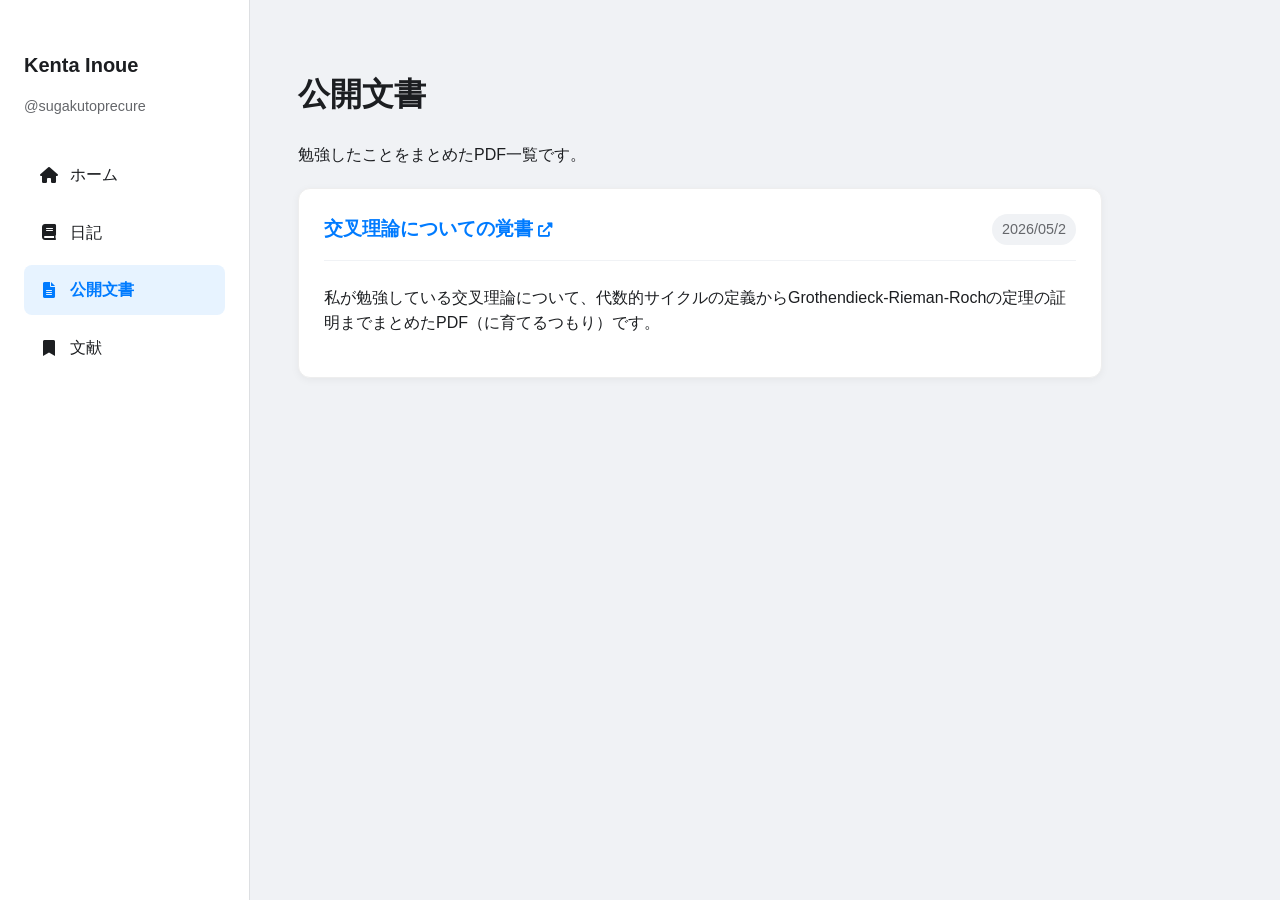
<file: docs.html>
<!DOCTYPE html>
<html lang="ja">
<head>
    <meta charset="UTF-8">
    <meta name="viewport" content="width=device-width, initial-scale=1.0">
    <title>Documents - My Site</title>
    <link rel="stylesheet" href="style.css">
    <link rel="stylesheet" href="https://cdnjs.cloudflare.com/ajax/libs/font-awesome/6.0.0/css/all.min.css">
    <script src="site.js" defer></script>
    <style>
        .main-content { max-width: 900px; }
        
        /* ドキュメントカードのスタイル */
        .docs-grid {
            display: flex;
            flex-direction: column;
            gap: 20px;
            margin-top: 20px;
        }
        .doc-card {
            background: white;
            padding: 25px;
            border-radius: 12px;
            box-shadow: 0 2px 8px rgba(0,0,0,0.05);
            border: 1px solid #eee;
            transition: 0.3s;
            display: flex;
            flex-direction: column;
            gap: 10px;
        }
        .doc-card:hover {
            transform: none !important;           /* 上に浮き上がる動きをなくす */
            box-shadow: 0 2px 8px rgba(0,0,0,0.05) !important; /* 影を通常時と同じにする */
            border-color: #eee !important;        /* 枠線の色を通常時と同じ（#eee）にする */
        }
        .doc-header {
            display: flex;
            justify-content: space-between;
            align-items: flex-start;
        }
        .doc-title {
            font-size: 1.2rem;
            font-weight: bold;
            color: var(--primary-color);
            text-decoration: none;
            margin: 0;
            cursor: default;
        }
        .doc-link {
             color: var(--primary-color) !important; /* 常にテーマのメインカラー（青系）を維持 */
             text-decoration: none;
             transition: opacity 0.2s;
        }
        .doc-link:visited {
             color: var(--primary-color) !important; /* クリック後も色を変えない */
        }
        .doc-link:hover { 
            text-decoration: underline;
            opacity: 0.8;
        }
        .doc-date {
            font-size: 0.9rem;
            color: var(--accent-gray);
            background: #f0f2f5;
            padding: 4px 10px;
            border-radius: 20px;
        }
        .doc-description {
            color: var(--text-color);
            line-height: 1.6;
            font-size: 1rem;
            border-top: 1px solid #f0f2f5; 
            padding-top: 24px; 
            margin-top: 5px;
        }
        .doc-footer {
            margin-top: 5px;
        }

        @media (max-width: 768px) {
            .main-content { max-width: none; }
            .docs-grid { gap: 1rem; }
            .doc-card { padding: 1.25rem; border-radius: 10px; }
            .doc-header {
                flex-direction: column;
                gap: 0.75rem;
            }
            .doc-title {
                font-size: 1.1rem;
                line-height: 1.4;
            }
            .doc-date {
                align-self: flex-start;
                border-radius: 999px;
            }
            .doc-description {
                padding-top: 1rem;
                margin-bottom: 0;
            }
        }
    </style>
</head>
<body>
   
    <div class="container">
        <aside class="sidebar">
            <div class="profile"><h2>Kenta Inoue</h2><p>@sugakutoprecure</p></div>
            <button class="menu-toggle" type="button" aria-expanded="false" aria-controls="site-nav">
                <i class="fa-solid fa-bars"></i>
                <span>メニュー</span>
            </button>
            <nav class="nav-menu" id="site-nav">
                <ul>
                    <li><a href="index.html"><i class="fa-solid fa-house"></i> ホーム</a></li>
                    <li><a href="diary.html"><i class="fa-solid fa-book"></i> 日記</a></li>
                    <li><a href="docs.html" class="active"><i class="fa-solid fa-file-lines"></i> 公開文書</a></li>
                    <li><a href="literature.html"><i class="fa-solid fa-bookmark"></i> 文献</a></li>
                </ul>
            </nav>
        </aside>

        <main class="main-content">
            <h1>公開文書</h1>
            <p>勉強したことをまとめたPDF一覧です。</p>
            
            <div id="docs-list" class="docs-grid">
                </div>
        </main>
    </div>

    <script>
        /**
         * 【ここを更新するだけ！】
         * 新しいドキュメントを追加する場合は、以下のオブジェクトを配列に追加してください。
         */
        const myDocuments = [
            {
                title: "交叉理論についての覚書",
                date: "2026-05-2",
                url: "https://drive.google.com/file/d/14mtbIR59u2Ahb_Dx_HwchlrQArmYLrdk/view?usp=sharing",
                description: "私が勉強している交叉理論について、代数的サイクルの定義からGrothendieck-Rieman-Rochの定理の証明までまとめたPDF（に育てるつもり）です。"
            } //2つ目以降の最後には","をつける！            
        ];

        function renderDocs() {
            const container = document.getElementById('docs-list');
            // 日付の新しい順にソート
            const sortedDocs = myDocuments.sort((a, b) => new Date(b.date) - new Date(a.date));

            let html = '';
            sortedDocs.forEach(doc => {
                const displayDate = doc.date.replace(/-/g, '/');
                html += `
                    <div class="doc-card">
                        <div class="doc-header">
                            <h2 class="doc-title">
                                <a href="${doc.url}" target="_blank" class="doc-link">
                                    ${doc.title} <i class="fas fa-external-link-alt" style="font-size: 0.9rem;"></i>
                                </a>
                            </h2>
                            <span class="doc-date">${displayDate}</span>
                        </div>
                        <p class="doc-description">${doc.description}</p>
                    </div>
                `;
            });
            container.innerHTML = html;
        }

        // 初期表示
        window.addEventListener('DOMContentLoaded', renderDocs);
        　　　　
    </script>
</body>
</html>
</file>
<file: style.css>
/* 全ページ共通のモダンなスタイル */


:root {
    --bg-color: #f0f2f5;
    --sidebar-color: #ffffff;
    --primary-color: #007bff;
    --text-color: #1c1e21;
    --accent-gray: #65676b;
    --border-color: #dddfe2;
}

* { box-sizing: border-box; }

body {
    margin: 0;
    font-family: -apple-system, BlinkMacSystemFont, "Segoe UI", Roboto, "Helvetica Neue", Arial, sans-serif;
    background-color: var(--bg-color);
    color: var(--text-color);
    line-height: 1.6;
    overflow-x: hidden;
}

.container { display: flex; min-height: 100vh; }

/* サイドバー */
.sidebar {
    width: 250px;
    background: var(--sidebar-color);
    border-right: 1px solid var(--border-color);
    position: fixed;
    height: 100vh;
    padding: 2rem 1.5rem;
    z-index: 100;
}

.profile h2 { font-size: 1.25rem; margin-bottom: 0.5rem; }
.profile p { color: var(--accent-gray); font-size: 0.9rem; margin-bottom: 2rem; }

.nav-menu ul { list-style: none; padding: 0; }
.nav-menu li { margin-bottom: 0.5rem; }

.nav-menu a {
    display: flex;
    align-items: center;
    padding: 0.75rem 1rem;
    text-decoration: none;
    color: var(--text-color);
    border-radius: 8px;
    transition: background 0.2s;
}

.nav-menu a:hover { background: #f2f3f5; }
.nav-menu a.active { background: #e7f3ff; color: var(--primary-color); font-weight: bold; }
.nav-menu i { margin-right: 12px; width: 18px; text-align: center; }

.menu-toggle {
    display: none;
}

/* メイン */
.main-content {
    margin-left: 250px;
    padding: 3rem;
    width: calc(100% - 250px);
    max-width: 800px;
}

.card {
    background: white;
    padding: 2rem;
    border-radius: 12px;
    box-shadow: 0 2px 4px rgba(0,0,0,0.05);
    margin-bottom: 1.5rem;
}

.main-content img,
.main-content iframe,
.main-content video {
    max-width: 100%;
    height: auto;
}

.main-content pre,
.main-content table,
.MathJax_Display,
mjx-container[display="true"] {
    max-width: 100%;
    overflow-x: auto;
}

.main-content a {
    overflow-wrap: anywhere;
}

/* 画像が画面幅を超えないようにする */
.diary-body img {
    max-width: 100%;
    height: auto;
    border-radius: 8px;
    display: block;
    margin: 10px 0;
}

/* スマートフォン向け（画面幅768px以下）の調整 */
@media (max-width: 768px) {
    .container {
        display: block;
        width: 100%;
        padding: 0;
        margin: 0;
    }

    .sidebar {
        display: grid;
        grid-template-columns: minmax(0, 1fr) auto;
        align-items: center;
        column-gap: 0.75rem;
        width: 100%;
        height: auto;
        position: relative;
        padding: 1rem;
        text-align: left;
        border-right: none;
        border-bottom: 1px solid var(--border-color);
    }

    .main-content {
        margin: 0;
        padding: 1.25rem;
        width: 100%;
        max-width: none;
    }

    .profile h2 {
        margin-top: 0;
        margin-bottom: 0;
    }

    .profile p {
        margin: 0.25rem 0 0;
    }

    .has-js .profile p {
        display: none;
    }

    .has-js .sidebar.is-open .profile p {
        display: block;
    }

    .has-js .menu-toggle {
        display: inline-flex;
        align-items: center;
        justify-content: center;
        gap: 0.45rem;
        min-height: 44px;
        padding: 0.55rem 0.75rem;
        border: 1px solid var(--border-color);
        border-radius: 8px;
        background: #fff;
        color: var(--text-color);
        font: inherit;
        font-size: 0.95rem;
        cursor: pointer;
    }

    .menu-toggle i {
        color: var(--primary-color);
    }

    .has-js .nav-menu {
        grid-column: 1 / -1;
        max-height: 0;
        overflow: hidden;
        opacity: 0;
        transition: max-height 0.2s ease, opacity 0.2s ease, margin-top 0.2s ease;
    }

    .has-js .sidebar.is-open .nav-menu {
        max-height: 260px;
        margin-top: 0.75rem;
        opacity: 1;
    }

    .nav-menu ul {
        display: flex;
        flex-wrap: nowrap;
        justify-content: flex-start;
        gap: 0.5rem;
        margin: 0.75rem 0 0;
        padding: 0 0.1rem 0.25rem;
        width: 100%;
        overflow-x: auto;
        scrollbar-width: none;
        -webkit-overflow-scrolling: touch;
    }

    .nav-menu ul::-webkit-scrollbar {
        display: none;
    }

    .nav-menu li {
        flex-shrink: 0;
        margin: 0;
        white-space: nowrap;
    }

    .nav-menu a {
        flex-direction: row;
        align-items: center;
        justify-content: center;
        min-height: 44px;
        min-width: max-content;
        padding: 0.55rem 0.7rem;
        font-size: 0.9rem;
        gap: 0.4rem;
        white-space: nowrap;
    }

    .nav-menu i {
        display: flex;
        align-items: center;
        margin-right: 0;
        font-size: 1.1rem;
        line-height: 1;
    }

    h1 {
        font-size: 1.8rem;
        line-height: 1.3;
    }

    h2 {
        font-size: 1.25rem;
        line-height: 1.35;
    }

    .card {
        padding: 1.25rem;
        border-radius: 10px;
    }
}

@media (max-width: 480px) {
    .doc-header {
        flex-direction: column;
        align-items: flex-start;
        gap: 5px;
    }

    .doc-title {
        font-size: 1.1rem;
    }
}

@media (max-width: 420px) {
    .sidebar {
        padding: 0.85rem;
    }

    .main-content {
        padding: 1rem;
    }

    .menu-toggle span {
        display: none;
    }
}
</file>
